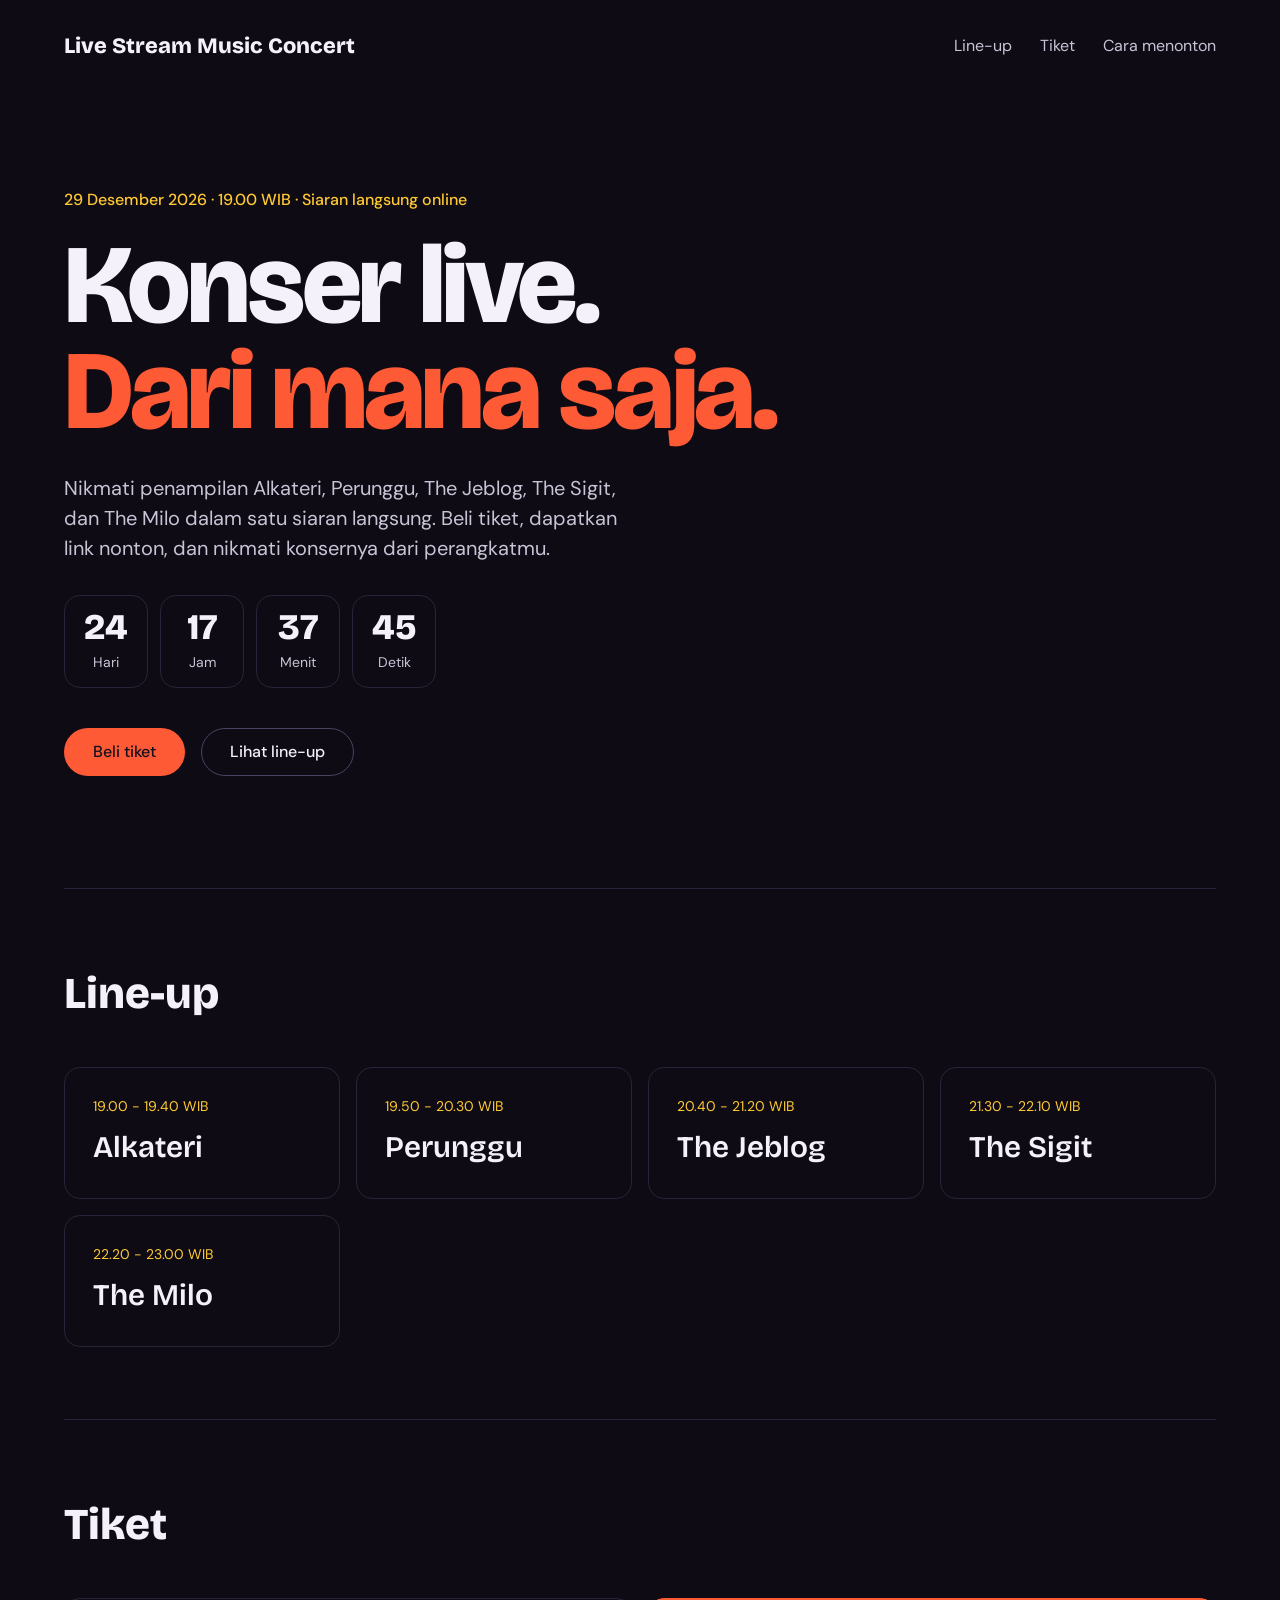
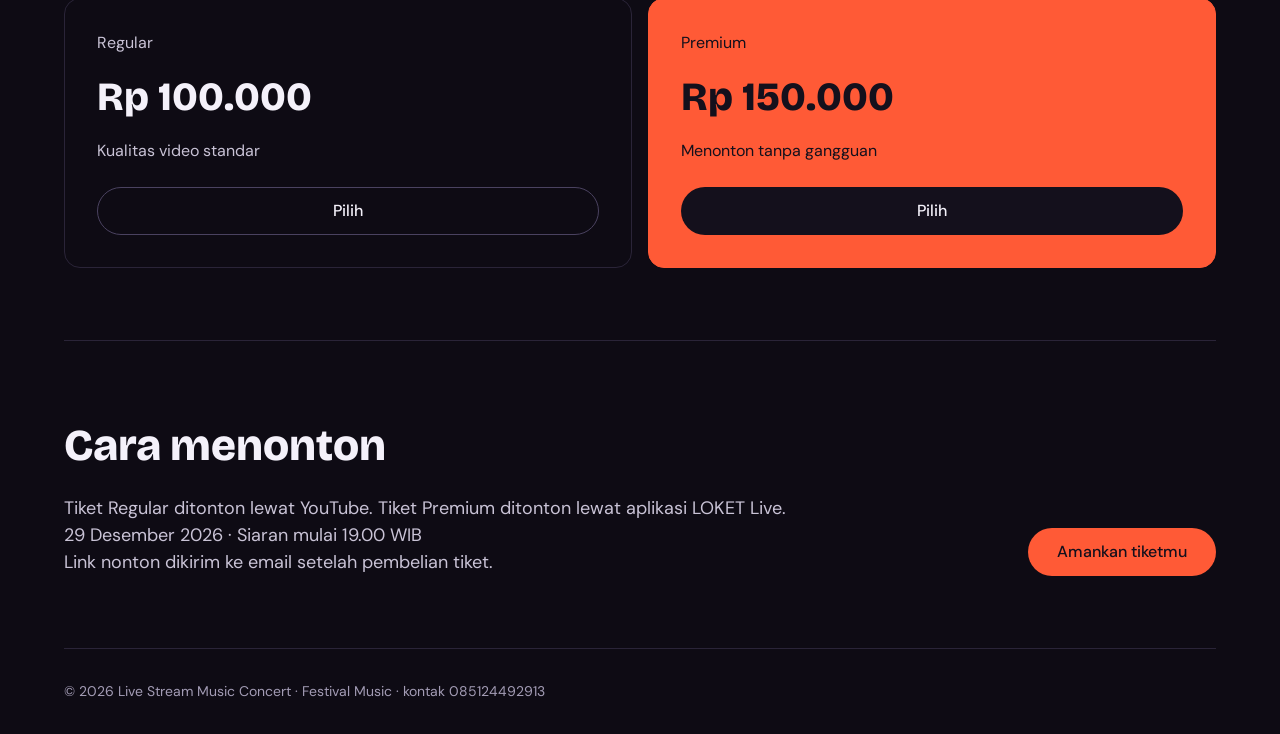
<file: index.html>
<!doctype html>
<html lang="id">
<head>
<meta charset="utf-8">
<meta name="viewport" content="width=device-width, initial-scale=1">
<title>Live Stream Music Concert</title>
<link rel="preconnect" href="https://fonts.googleapis.com">
<link rel="preconnect" href="https://fonts.gstatic.com" crossorigin>
<link rel="stylesheet" href="https://fonts.googleapis.com/css2?family=Bricolage+Grotesque:wght@600;800&family=DM+Sans:wght@400;500&display=swap">
<link rel="stylesheet" href="landing.css">
<link rel="stylesheet" href="simulasi.css">
</head>
<body>
<div class="wrap">

  <nav aria-label="Navigasi utama">
    <div class="logo">Live Stream Music Concert</div>
    <ul>
      <li><a href="#lineup">Line-up</a></li>
      <li><a href="#tiket">Tiket</a></li>
      <li><a href="#tonton">Cara menonton</a></li>
    </ul>
  </nav>

  <header class="hero">
    <div class="meta">29 Desember 2026 · 19.00 WIB · Siaran langsung online</div>
    <h1>Konser live.<br><span>Dari mana saja.</span></h1>
    <p>Nikmati penampilan Alkateri, Perunggu, The Jeblog, The Sigit, dan The Milo dalam satu siaran langsung. Beli tiket, dapatkan link nonton, dan nikmati konsernya dari perangkatmu.</p>
    <link rel="stylesheet" href="simulasi.css">

    <div class="countdown" id="countdown" aria-label="Hitung mundur menuju konser">
      <div class="cd-item"><span class="cd-num" id="cd-hari">--</span><span class="cd-label">Hari</span></div>
      <div class="cd-item"><span class="cd-num" id="cd-jam">--</span><span class="cd-label">Jam</span></div>
      <div class="cd-item"><span class="cd-num" id="cd-menit">--</span><span class="cd-label">Menit</span></div>
      <div class="cd-item"><span class="cd-num" id="cd-detik">--</span><span class="cd-label">Detik</span></div>
    </div>

    <div class="actions">
      <a class="btn btn-primary" href="#tiket">Beli tiket</a>
      <a class="btn btn-ghost" href="#lineup">Lihat line-up</a>
    </div>
  </header>

  <section class="block" id="lineup">
    <h2>Line-up</h2>
    <div class="grid">
      <div class="card"><div class="time">19.00 - 19.40 WIB</div><div class="artist">Alkateri</div></div>
      <div class="card"><div class="time">19.50 - 20.30 WIB</div><div class="artist">Perunggu</div></div>
      <div class="card"><div class="time">20.40 - 21.20 WIB</div><div class="artist">The Jeblog</div></div>
      <div class="card"><div class="time">21.30 - 22.10 WIB</div><div class="artist">The Sigit</div></div>
      <div class="card"><div class="time">22.20 - 23.00 WIB</div><div class="artist">The Milo</div></div>
    </div>
  </section>

  <section class="block" id="tiket">
    <h2>Tiket</h2>
    <div class="grid">
      <div class="card ticket">
        <div class="name">Regular</div><div class="num">Rp 100.000</div>
        <div class="desc">Kualitas video standar</div>
        <a class="btn btn-ghost link-bayar" data-bayar="regular" href="#tiket">Pilih</a>
      </div>
      <div class="card ticket featured">
        <div class="name">Premium</div><div class="num">Rp 150.000</div>
        <div class="desc">Menonton tanpa gangguan</div>
        <a class="btn btn-dark link-bayar" data-bayar="premium" href="#tiket">Pilih</a>
      </div>
    </div>
  </section>

  <section class="block venue" id="tonton">
    <div>
      <h2>Cara menonton</h2>
      <p>Tiket Regular ditonton lewat YouTube. Tiket Premium ditonton lewat aplikasi LOKET Live.<br>29 Desember 2026 · Siaran mulai 19.00 WIB<br>Link nonton dikirim ke email setelah pembelian tiket.</p>
    </div>
    <a class="btn btn-primary" href="#tiket">Amankan tiketmu</a>
  </section>

  <footer>© 2026 Live Stream Music Concert · Festival Music · kontak 085124492913</footer>
</div>

<div class="modal" id="modal-bayar" hidden>
  <div class="modal-box" role="dialog" aria-modal="true" aria-labelledby="mb-judul">
    <button class="modal-close" id="mb-tutup" aria-label="Tutup">×</button>
    <h3 id="mb-judul">Pilih metode pembayaran</h3>
    <p class="mb-ringkas">Tiket <strong id="mb-nama"></strong> · <strong id="mb-harga"></strong></p>

    <label class="mb-field">Email (link nonton dikirim ke sini)
      <input type="email" id="mb-email" placeholder="nama@email.com" required>
    </label>

    <fieldset class="mb-group">
      <legend>Transfer / Virtual Account</legend>
      <label><input type="radio" name="metode" value="BCA VA"> BCA Virtual Account</label>
      <label><input type="radio" name="metode" value="Mandiri VA"> Mandiri Virtual Account</label>
      <label><input type="radio" name="metode" value="BNI VA"> BNI Virtual Account</label>
      <label><input type="radio" name="metode" value="BRI VA"> BRI Virtual Account</label>
    </fieldset>

    <fieldset class="mb-group">
      <legend>E-Wallet &amp; QRIS</legend>
      <label><input type="radio" name="metode" value="QRIS"> QRIS</label>
      <label><input type="radio" name="metode" value="GoPay"> GoPay</label>
      <label><input type="radio" name="metode" value="OVO"> OVO</label>
      <label><input type="radio" name="metode" value="DANA"> DANA</label>
      <label><input type="radio" name="metode" value="ShopeePay"> ShopeePay</label>
    </fieldset>

    <button class="btn btn-primary mb-bayar" id="mb-bayar" disabled>Bayar sekarang</button>
  </div>
</div>

<script src="landing.js"></script>
<script src="simulasi.js"></script>
</body>
</html>
</file>
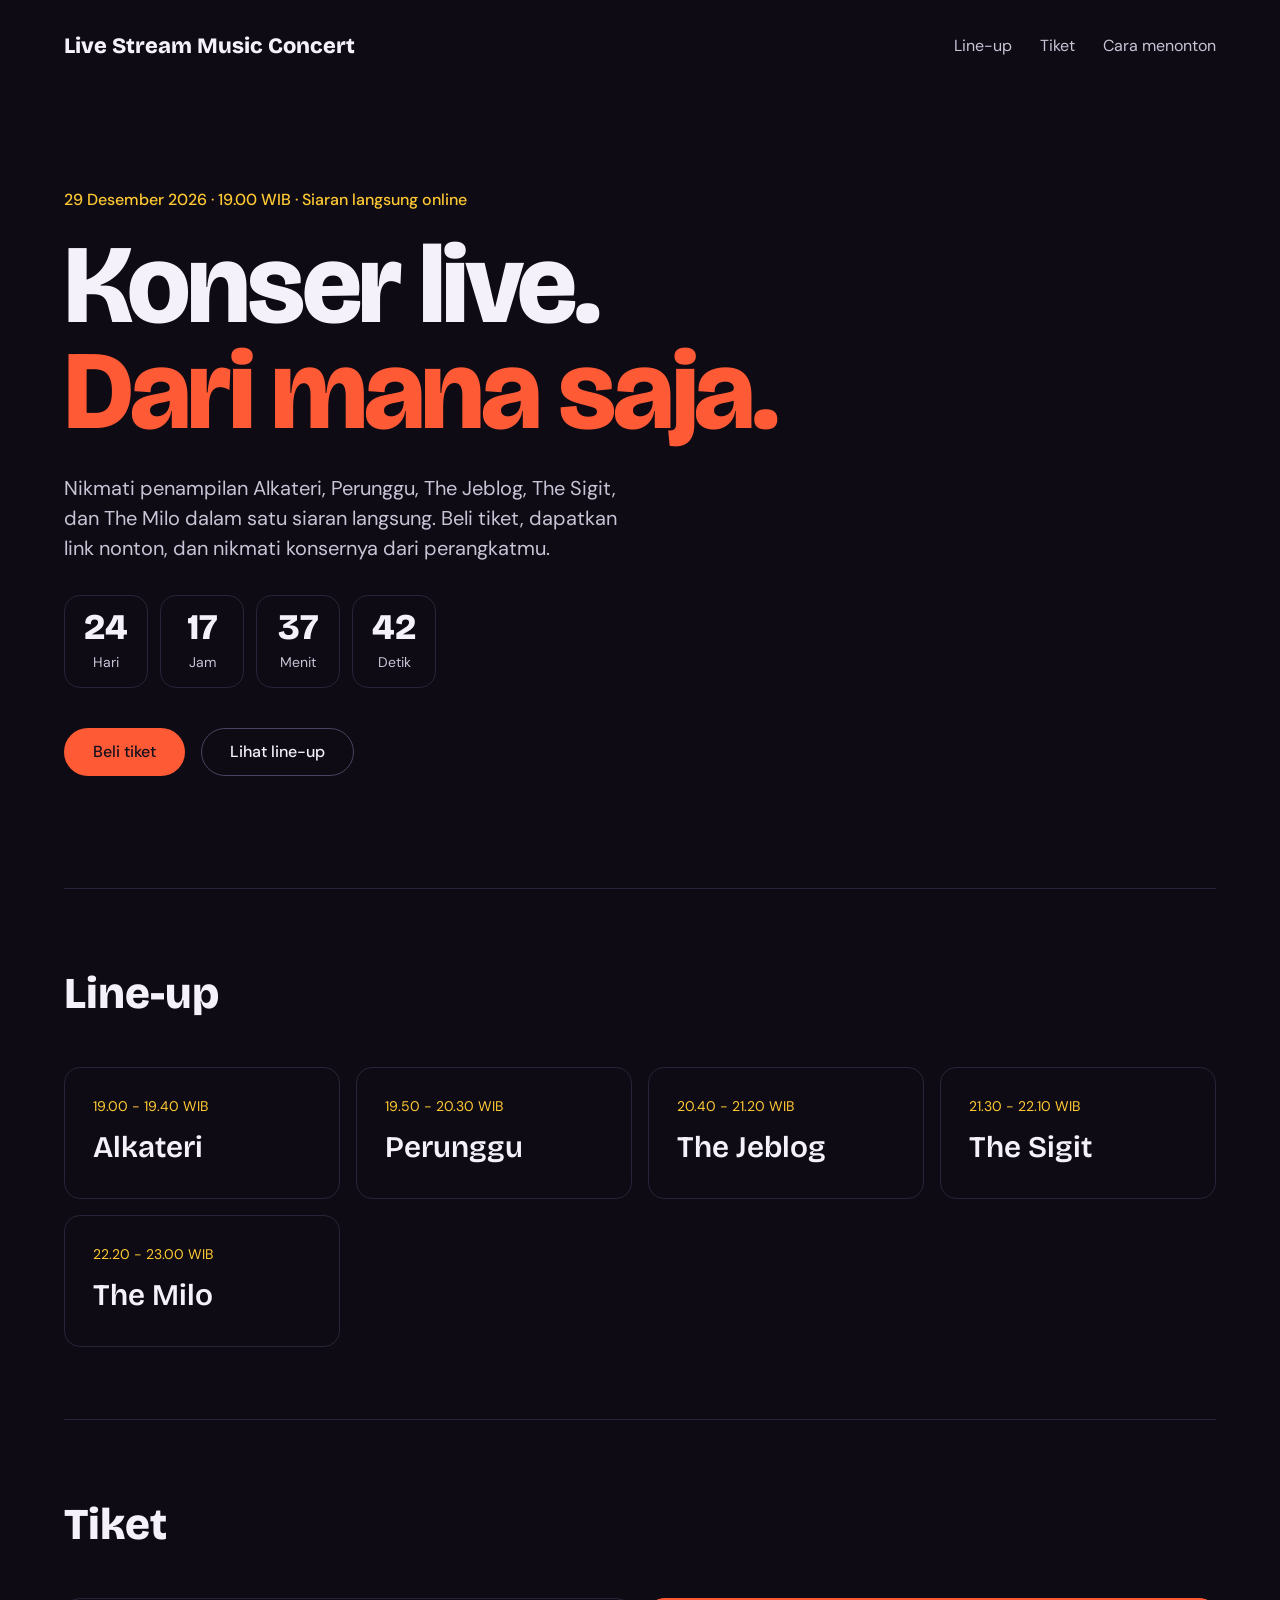
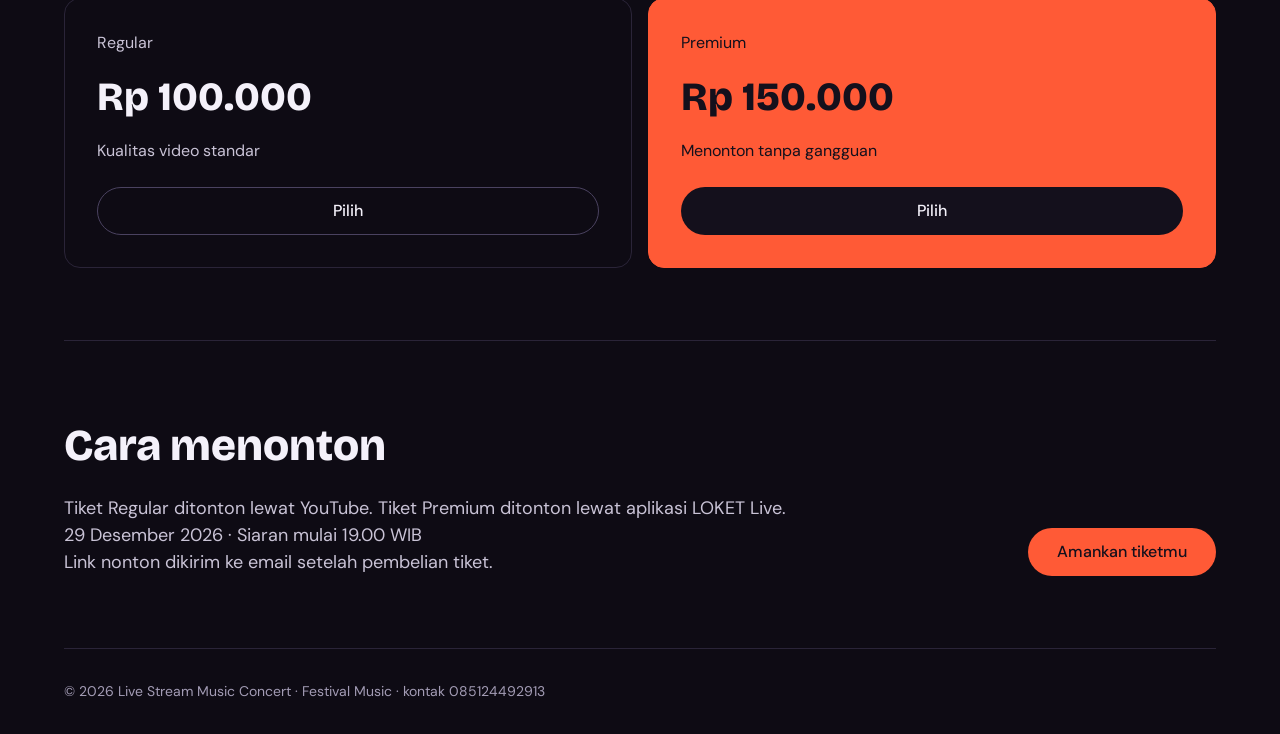
<file: landing.html>
<!doctype html>
<html lang="id">
<head>
<meta charset="utf-8">
<meta name="viewport" content="width=device-width, initial-scale=1">
<title>Live Stream Music Concert</title>
<link rel="preconnect" href="https://fonts.googleapis.com">
<link rel="preconnect" href="https://fonts.gstatic.com" crossorigin>
<link rel="stylesheet" href="https://fonts.googleapis.com/css2?family=Bricolage+Grotesque:wght@600;800&family=DM+Sans:wght@400;500&display=swap">
<link rel="stylesheet" href="landing.css">
</head>
<body>
<div class="wrap">

  <nav aria-label="Navigasi utama">
    <div class="logo">Live Stream Music Concert</div>
    <ul>
      <li><a href="#lineup">Line-up</a></li>
      <li><a href="#tiket">Tiket</a></li>
      <li><a href="#tonton">Cara menonton</a></li>
    </ul>
  </nav>

  <header class="hero">
    <div class="meta">29 Desember 2026 · 19.00 WIB · Siaran langsung online</div>
    <h1>Konser live.<br><span>Dari mana saja.</span></h1>
    <p>Nikmati penampilan Alkateri, Perunggu, The Jeblog, The Sigit, dan The Milo dalam satu siaran langsung. Beli tiket, dapatkan link nonton, dan nikmati konsernya dari perangkatmu.</p>

    <div class="countdown" id="countdown" aria-label="Hitung mundur menuju konser">
      <div class="cd-item"><span class="cd-num" id="cd-hari">--</span><span class="cd-label">Hari</span></div>
      <div class="cd-item"><span class="cd-num" id="cd-jam">--</span><span class="cd-label">Jam</span></div>
      <div class="cd-item"><span class="cd-num" id="cd-menit">--</span><span class="cd-label">Menit</span></div>
      <div class="cd-item"><span class="cd-num" id="cd-detik">--</span><span class="cd-label">Detik</span></div>
    </div>

    <div class="actions">
      <a class="btn btn-primary" href="#tiket">Beli tiket</a>
      <a class="btn btn-ghost" href="#lineup">Lihat line-up</a>
    </div>
  </header>

  <section class="block" id="lineup">
    <h2>Line-up</h2>
    <div class="grid">
      <div class="card"><div class="time">19.00 - 19.40 WIB</div><div class="artist">Alkateri</div></div>
      <div class="card"><div class="time">19.50 - 20.30 WIB</div><div class="artist">Perunggu</div></div>
      <div class="card"><div class="time">20.40 - 21.20 WIB</div><div class="artist">The Jeblog</div></div>
      <div class="card"><div class="time">21.30 - 22.10 WIB</div><div class="artist">The Sigit</div></div>
      <div class="card"><div class="time">22.20 - 23.00 WIB</div><div class="artist">The Milo</div></div>
    </div>
  </section>

  <section class="block" id="tiket">
    <h2>Tiket</h2>
    <div class="grid">
      <div class="card ticket">
        <div class="name">Regular</div><div class="num">Rp 100.000</div>
        <div class="desc">Kualitas video standar</div>
        <a class="btn btn-ghost link-bayar" data-bayar="regular" href="#tiket">Pilih</a>
      </div>
      <div class="card ticket featured">
        <div class="name">Premium</div><div class="num">Rp 150.000</div>
        <div class="desc">Menonton tanpa gangguan</div>
        <a class="btn btn-dark link-bayar" data-bayar="premium" href="#tiket">Pilih</a>
      </div>
    </div>
  </section>

  <section class="block venue" id="tonton">
    <div>
      <h2>Cara menonton</h2>
      <p>Tiket Regular ditonton lewat YouTube. Tiket Premium ditonton lewat aplikasi LOKET Live.<br>29 Desember 2026 · Siaran mulai 19.00 WIB<br>Link nonton dikirim ke email setelah pembelian tiket.</p>
    </div>
    <a class="btn btn-primary" href="#tiket">Amankan tiketmu</a>
  </section>

  <footer>© 2026 Live Stream Music Concert · Festival Music · kontak 085124492913</footer>
</div>

<div class="modal" id="modal-bayar" hidden>
  <div class="modal-box" role="dialog" aria-modal="true" aria-labelledby="mb-judul">
    <button class="modal-close" id="mb-tutup" aria-label="Tutup">×</button>
    <h3 id="mb-judul">Pilih metode pembayaran</h3>
    <p class="mb-ringkas">Tiket <strong id="mb-nama"></strong> · <strong id="mb-harga"></strong></p>

    <label class="mb-field">Email (link nonton dikirim ke sini)
      <input type="email" id="mb-email" placeholder="nama@email.com" required>
    </label>

    <fieldset class="mb-group">
      <legend>Transfer / Virtual Account</legend>
      <label><input type="radio" name="metode" value="BCA VA"> BCA Virtual Account</label>
      <label><input type="radio" name="metode" value="Mandiri VA"> Mandiri Virtual Account</label>
      <label><input type="radio" name="metode" value="BNI VA"> BNI Virtual Account</label>
      <label><input type="radio" name="metode" value="BRI VA"> BRI Virtual Account</label>
    </fieldset>

    <fieldset class="mb-group">
      <legend>E-Wallet &amp; QRIS</legend>
      <label><input type="radio" name="metode" value="QRIS"> QRIS</label>
      <label><input type="radio" name="metode" value="GoPay"> GoPay</label>
      <label><input type="radio" name="metode" value="OVO"> OVO</label>
      <label><input type="radio" name="metode" value="DANA"> DANA</label>
      <label><input type="radio" name="metode" value="ShopeePay"> ShopeePay</label>
    </fieldset>

    <button class="btn btn-primary mb-bayar" id="mb-bayar" disabled>Bayar sekarang</button>
  </div>
</div>

<script src="landing.js"></script>
</body>
</html>
</file>
<file: landing.css>
:root{
  --bg:#0E0B14; --text:#F4F1FA; --muted:#C9C3D6; --line:#2A2438; --line2:#4A4260;
  --accent:#FF5A36; --accent2:#FFC933; --ink:#14101C;
  --display:'Bricolage Grotesque',system-ui,sans-serif;
  --body:'DM Sans',system-ui,sans-serif;
}
*{box-sizing:border-box}
html{scroll-behavior:smooth}
@media (prefers-reduced-motion:reduce){html{scroll-behavior:auto}}
body{margin:0;background:var(--bg);color:var(--text);font-family:var(--body);line-height:1.5}
a{text-decoration:none;color:inherit}
a:focus-visible{outline:3px solid var(--accent2);outline-offset:3px}
.wrap{max-width:1200px;margin:0 auto;padding:0 24px}
h1,h2,.num{font-family:var(--display);font-weight:800}
h2{font-size:clamp(32px,5vw,44px);margin:0 0 40px}


nav{display:flex;align-items:center;justify-content:space-between;flex-wrap:wrap;gap:16px;padding:24px 0}
.logo{font-family:var(--display);font-weight:800;font-size:22px}
nav ul{display:flex;gap:28px;margin:0;padding:0;list-style:none;flex-wrap:wrap}
nav ul a{color:var(--muted);display:inline-block;padding:10px 0}
nav ul a:hover{color:var(--text)}


.btn{display:inline-flex;align-items:center;justify-content:center;min-height:48px;padding:0 28px;border-radius:999px;font-weight:500;font-size:16px;border:1px solid transparent}
.btn-primary{background:var(--accent);color:var(--ink)}
.btn-ghost{border-color:var(--line2);color:var(--text)}
.btn-dark{background:var(--ink);color:var(--text)}


.hero{padding:96px 0 112px}
.hero .meta{color:var(--accent2);font-weight:500;font-size:16px}
.hero h1{font-size:clamp(48px,9vw,112px);line-height:.95;margin:20px 0 28px;letter-spacing:-.03em}
.hero h1 span{color:var(--accent)}
.hero p{max-width:560px;font-size:20px;color:var(--muted);margin:0 0 32px}
.actions{display:flex;gap:16px;flex-wrap:wrap}


.countdown{display:flex;gap:12px;flex-wrap:wrap;margin:0 0 40px}
.cd-item{min-width:84px;border:1px solid var(--line);border-radius:16px;padding:14px 16px;text-align:center}
.cd-num{display:block;font-family:var(--display);font-weight:800;font-size:36px;line-height:1}
.cd-label{display:block;margin-top:6px;font-size:14px;color:var(--muted)}
.cd-pesan{font-family:var(--display);font-weight:600;font-size:24px;color:var(--accent2)}


section.block{padding:72px 0;border-top:1px solid var(--line)}
.grid{display:grid;grid-template-columns:repeat(auto-fit,minmax(260px,1fr));gap:16px}
.card{border:1px solid var(--line);border-radius:16px;padding:28px}
.card .time{color:var(--accent2);font-size:14px}
.card .artist{font-family:var(--display);font-weight:600;font-size:30px;margin-top:8px}


.ticket{padding:32px;display:flex;flex-direction:column;gap:12px}
.ticket .name{color:var(--muted)}
.ticket .num{font-size:40px}
.ticket .desc{color:var(--muted)}
.ticket .btn{margin-top:12px}
.ticket.featured{background:var(--accent);color:var(--ink);border-color:var(--accent)}
.ticket.featured .name,.ticket.featured .desc{color:var(--ink)}


.venue{display:flex;flex-wrap:wrap;gap:32px;justify-content:space-between;align-items:flex-end;padding-bottom:96px}
.venue h2{margin-bottom:16px}
.venue p{margin:0;font-size:18px;color:var(--muted)}


footer{padding:32px 0;border-top:1px solid var(--line);color:#A39CB5;font-size:14px}

.modal{position:fixed;inset:0;background:rgba(0,0,0,.7);display:flex;align-items:center;justify-content:center;padding:16px;z-index:100}
.modal[hidden]{display:none}
.modal-box{position:relative;background:var(--bg);color:var(--text);border:1px solid var(--line2);width:100%;max-width:440px;max-height:90vh;overflow-y:auto;border-radius:20px;padding:28px}
.modal-box h3{font-family:var(--display);font-weight:800;font-size:26px;margin:0 0 6px}
.modal-close{position:absolute;top:14px;right:16px;border:0;background:none;color:var(--muted);font-size:30px;line-height:1;cursor:pointer}
.modal-close:hover{color:var(--text)}
.mb-ringkas{margin:0 0 20px;color:var(--muted)}
.mb-field{display:block;font-size:14px;color:var(--muted);margin-bottom:20px}
.mb-field input{display:block;width:100%;margin-top:8px;padding:12px 14px;border:1px solid var(--line2);border-radius:12px;background:var(--ink);color:var(--text);font:inherit;font-size:16px}
.mb-field input:focus{outline:2px solid var(--accent);outline-offset:1px}
.mb-group{border:0;padding:0;margin:0 0 16px}
.mb-group legend{font-size:13px;letter-spacing:.04em;text-transform:uppercase;color:var(--accent2);margin-bottom:8px;padding:0}
.mb-group label{display:flex;align-items:center;gap:12px;padding:12px 14px;border:1px solid var(--line2);border-radius:12px;margin-bottom:8px;cursor:pointer}
.mb-group label:hover{border-color:var(--accent)}
.mb-group label:has(input:checked){border-color:var(--accent);background:var(--ink)}
.mb-group input[type="radio"]{accent-color:var(--accent);width:18px;height:18px;margin:0}
.mb-bayar{width:100%;margin-top:4px;border:0;cursor:pointer;font-family:inherit}
.mb-bayar:disabled{opacity:.4;cursor:not-allowed}
</file>
<file: simulasi.css>
/* Tambahkan setelah landing.css */
.sim-overlay{position:fixed;inset:0;z-index:300;background:rgba(0,0,0,.8);display:grid;place-items:center;padding:15px}
.sim-overlay[hidden]{display:none}
.sim-panel{background:#171222;color:#f4f1fa;width:min(100%,480px);max-height:94vh;overflow:auto;border:1px solid #4a4260;border-radius:20px;padding:25px;font-family:'DM Sans',sans-serif}
.sim-head{display:flex;justify-content:space-between;align-items:center;gap:10px}.sim-head h2{font-size:26px;margin:0 0 12px}.sim-close{background:transparent;color:white;border:0;font-size:30px;cursor:pointer}
.sim-panel label{display:block;margin:12px 0;font-size:14px}.sim-panel input,.sim-panel select{display:block;width:100%;padding:12px;margin-top:6px;border-radius:10px;border:1px solid #4a4260;background:#0e0b14;color:white;font:inherit}
.sim-panel button.sim-main{width:100%;padding:13px;border:0;border-radius:25px;background:#ff5a36;color:#14101c;font-weight:bold;cursor:pointer;margin-top:14px}.sim-panel button:disabled{opacity:.5;cursor:not-allowed}
.sim-summary{background:#261d33;padding:15px;border-radius:12px;margin:12px 0}.sim-muted{color:#c9c3d6;font-size:13px}.sim-badge{display:inline-block;background:#ffca33;color:#14101c;padding:4px 10px;border-radius:20px;font-size:12px;font-weight:700}.sim-ticket{background:#fff;color:#191322;border-radius:18px;padding:24px;margin:15px 0;border-left:9px solid #ff5a36}.sim-ticket h3{font-size:25px;margin:8px 0}.sim-ticket p{margin:7px 0}.sim-ticket hr{border:0;border-top:2px dashed #bbb;margin:18px 0}.sim-note{font-size:12px;color:#c9c3d6}
</file>
